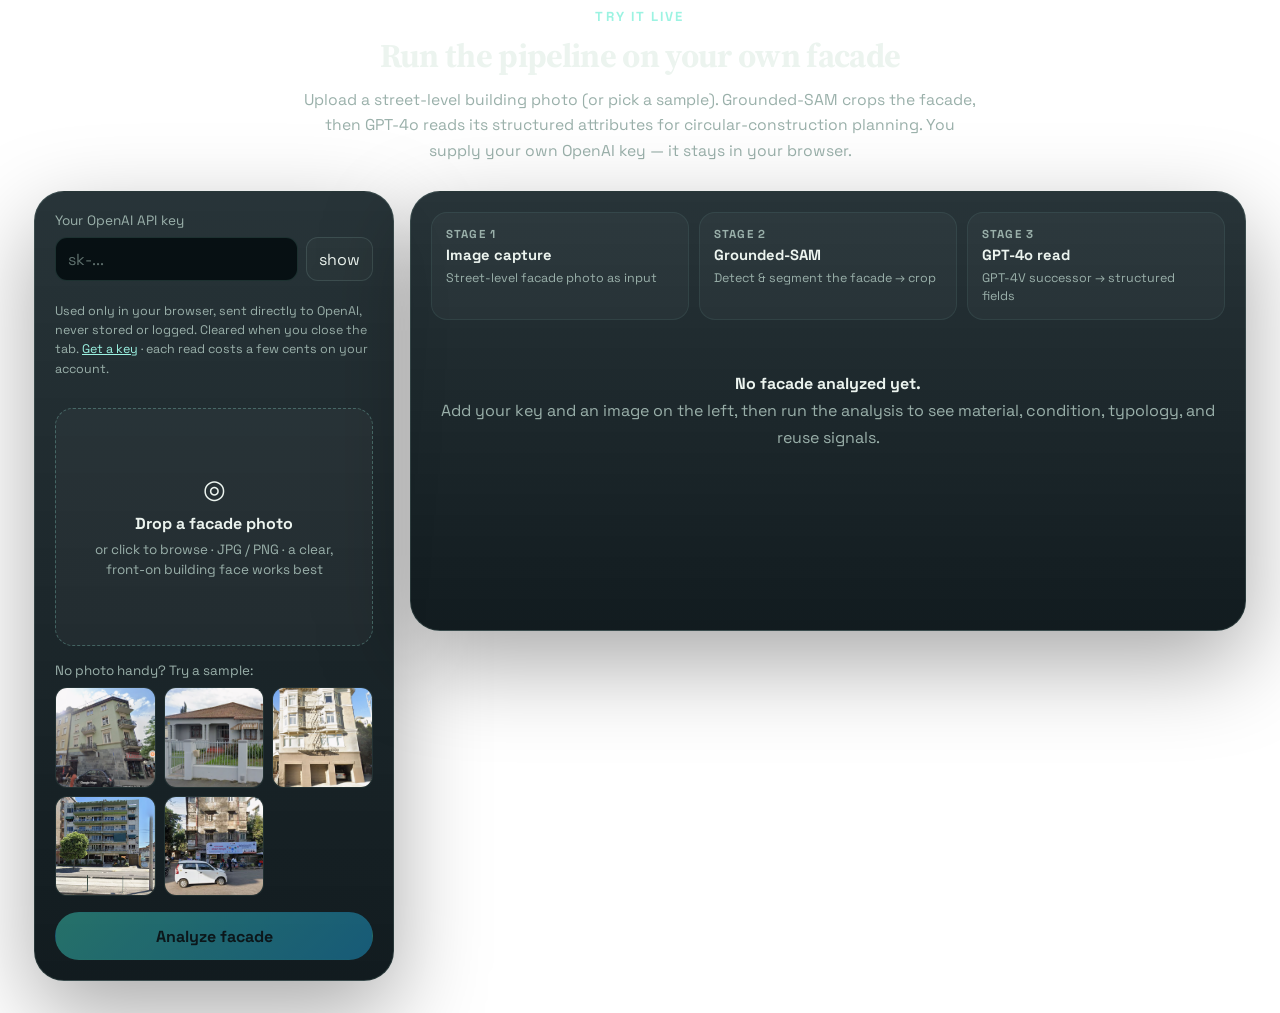
<file: demo.html>
<!DOCTYPE html>
<html lang="en">
<head>
<meta charset="UTF-8" />
<meta name="viewport" content="width=device-width, initial-scale=1.0" />
<title>URBAN-AI · Live Demo</title>
<link rel="preconnect" href="https://fonts.googleapis.com" />
<link rel="preconnect" href="https://fonts.gstatic.com" crossorigin />
<link href="https://fonts.googleapis.com/css2?family=Space+Grotesk:wght@400;500;700&family=Source+Serif+4:opsz,wght@8..60,400;8..60,600&display=swap" rel="stylesheet" />
<style>
  :root {
    --bg:#071114; --panel:rgba(10,24,29,0.88); --panel-strong:rgba(8,18,22,0.96);
    --ink:#ecf4ef; --muted:#9ab0aa; --line:rgba(178,223,212,0.14);
    --accent:#3dd6c1; --accent-strong:#9cf3e2; --accent-warm:#f3a65a;
    --shadow:0 32px 90px rgba(0,0,0,0.34); --radius-lg:30px; --radius-md:18px; --radius-sm:12px;
  }
  *{box-sizing:border-box;} html,body{margin:0;}
  body{font-family:"Space Grotesk",sans-serif;color:var(--ink);background:transparent;}
  img{display:block;max-width:100%;}
  .demo-section{width:min(1320px,calc(100vw - 32px));margin:0 auto;padding:8px 18px 32px;}
  .section-heading{margin-bottom:22px;text-align:center;}
  .eyebrow{margin:0 0 14px;color:var(--accent-strong);font-size:.82rem;font-weight:700;letter-spacing:.16em;text-transform:uppercase;}
  .section-heading h2{margin:0;font-family:"Source Serif 4",serif;font-size:clamp(1.9rem,2.6vw,3.2rem);line-height:1.04;letter-spacing:-.02em;}
  .section-sub{max-width:680px;margin:14px auto 0;color:var(--muted);line-height:1.65;font-size:.98rem;}
  .demo-layout{display:grid;grid-template-columns:360px minmax(0,1fr);gap:16px;margin-top:26px;align-items:start;}
  .card{background:linear-gradient(180deg,var(--panel),var(--panel-strong));border-radius:var(--radius-lg);border:1px solid var(--line);box-shadow:var(--shadow);padding:20px;}
  .key-block{display:grid;gap:8px;}
  .key-row{display:flex;gap:8px;}
  .key-block label{font-size:.85rem;color:var(--muted);}
  .key-block input{flex:1;min-height:44px;border-radius:var(--radius-sm);border:1px solid rgba(156,243,226,.14);background:rgba(4,12,15,.88);color:var(--ink);padding:0 12px;font:inherit;}
  .key-block input::placeholder{color:rgba(154,176,170,.6);}
  .key-block .reveal{min-height:44px;padding:0 12px;border-radius:var(--radius-sm);cursor:pointer;border:1px solid var(--line);background:rgba(255,255,255,.02);color:var(--ink);font:inherit;}
  .key-note{font-size:.78rem;color:var(--muted);line-height:1.55;}
  .key-note a{color:var(--accent-strong);}
  .dropzone{position:relative;border:1.5px dashed rgba(156,243,226,.28);border-radius:var(--radius-md);background:rgba(255,255,255,.03);aspect-ratio:4/3;display:grid;place-items:center;text-align:center;cursor:pointer;overflow:hidden;transition:border-color .2s,background .2s;}
  .dropzone:hover,.dropzone.drag{border-color:var(--accent);background:rgba(61,214,193,.06);}
  .dropzone .dz-inner{padding:22px;pointer-events:none;}
  .dropzone .dz-icon{font-size:1.6rem;}
  .dropzone .dz-title{margin-top:8px;font-weight:700;}
  .dropzone .dz-hint{margin-top:6px;color:var(--muted);font-size:.84rem;line-height:1.5;}
  .dropzone img.preview{position:absolute;inset:0;width:100%;height:100%;object-fit:contain;background:rgba(4,12,15,.5);}
  .scan{position:absolute;inset:0;pointer-events:none;opacity:0;background:linear-gradient(180deg,transparent 0%,rgba(61,214,193,0) 45%,rgba(61,214,193,.35) 50%,rgba(61,214,193,0) 55%,transparent 100%);background-size:100% 220%;}
  .dropzone.scanning .scan{opacity:1;animation:sweep 1.1s linear infinite;}
  @keyframes sweep{from{background-position:0 -110%;}to{background-position:0 110%;}}
  .crop-badge{position:absolute;left:10px;bottom:10px;padding:4px 10px;border-radius:999px;background:rgba(4,12,15,.82);border:1px solid var(--line);font-size:.72rem;letter-spacing:.06em;text-transform:uppercase;color:var(--accent-strong);}
  .input-card{display:grid;gap:16px;align-content:start;}
  .samples{display:grid;gap:8px;}
  .samples .lbl{font-size:.84rem;color:var(--muted);}
  .sample-rail{display:grid;grid-template-columns:repeat(3,1fr);gap:8px;}
  .sample-rail button{padding:0;border:1px solid var(--line);border-radius:var(--radius-sm);background:rgba(4,12,15,.6);cursor:pointer;overflow:hidden;aspect-ratio:1/1;transition:border-color .18s,transform .18s;}
  .sample-rail button:hover{border-color:var(--accent);transform:translateY(-2px);}
  .sample-rail img{width:100%;height:100%;object-fit:cover;}
  .button{display:inline-flex;align-items:center;justify-content:center;min-height:48px;padding:0 18px;border-radius:999px;font:inherit;font-weight:700;cursor:pointer;border:1px solid transparent;width:100%;}
  .button.primary{background:linear-gradient(135deg,var(--accent),#1ea7e1);color:#041014;box-shadow:0 16px 40px rgba(61,214,193,.22);}
  .button.primary:disabled{opacity:.45;cursor:not-allowed;box-shadow:none;}
  .result-card{min-height:440px;display:grid;gap:20px;align-content:start;}
  .pipeline{display:grid;grid-template-columns:repeat(3,1fr);gap:10px;}
  .stage{padding:14px;border-radius:16px;border:1px solid rgba(156,243,226,.08);background:rgba(255,255,255,.03);}
  .stage .num{font-size:.72rem;font-weight:700;letter-spacing:.1em;text-transform:uppercase;color:var(--muted);}
  .stage h4{margin:6px 0 4px;font-size:.92rem;line-height:1.2;}
  .stage p{margin:0;font-size:.78rem;color:var(--muted);line-height:1.45;}
  .stage.active{border-color:var(--accent);background:rgba(61,214,193,.08);}
  .stage.done .num{color:var(--accent-strong);}
  .placeholder{color:var(--muted);line-height:1.7;padding:30px 6px;text-align:center;}
  .placeholder strong{color:var(--ink);}
  .results-grid{display:grid;grid-template-columns:repeat(2,minmax(0,1fr));gap:14px;}
  .attr{padding:14px;border-radius:18px;border:1px solid rgba(156,243,226,.08);background:rgba(255,255,255,.03);}
  .attr.span2{grid-column:1 / -1;}
  .attr .tag{color:var(--muted);font-size:.78rem;font-weight:600;text-transform:uppercase;letter-spacing:.08em;}
  .attr .val{margin-top:8px;color:var(--accent-strong);font-size:1.02rem;line-height:1.4;}
  .attr .ev{margin-top:6px;color:var(--muted);font-size:.82rem;line-height:1.5;}
  .caveat{font-size:.82rem;color:var(--muted);line-height:1.6;border-top:1px solid var(--line);padding-top:14px;}
  .caveat b{color:var(--accent-warm);font-weight:700;}
  .error{color:var(--accent-warm);line-height:1.6;}
  .spinner{width:16px;height:16px;border-radius:50%;border:2px solid rgba(156,243,226,.25);border-top-color:var(--accent-strong);display:inline-block;vertical-align:-3px;margin-right:8px;animation:spin .7s linear infinite;}
  @keyframes spin{to{transform:rotate(360deg);}}
  @media (max-width:880px){.demo-layout{grid-template-columns:1fr;}}
  @media (prefers-reduced-motion:reduce){.dropzone.scanning .scan{animation:none;}.spinner{animation-duration:2s;}}
</style>
</head>
<body>
  <section class="demo-section">
    <div class="section-heading">
      <p class="eyebrow">Try It Live</p>
      <h2>Run the pipeline on your own facade</h2>
      <p class="section-sub">Upload a street-level building photo (or pick a sample). Grounded-SAM crops the facade, then GPT-4o reads its structured attributes for circular-construction planning. You supply your own OpenAI key &mdash; it stays in your browser.</p>
    </div>
    <div class="demo-layout">
      <div class="card input-card">
        <div class="key-block">
          <label for="key">Your OpenAI API key</label>
          <div class="key-row">
            <input id="key" type="password" autocomplete="off" spellcheck="false" placeholder="sk-..." />
            <button class="reveal" id="reveal" type="button" title="Show / hide">show</button>
          </div>
          <p class="key-note">Used only in your browser, sent directly to OpenAI, never stored or logged. Cleared when you close the tab. <a href="https://platform.openai.com/api-keys" target="_blank" rel="noreferrer">Get a key</a> &middot; each read costs a few cents on your account.</p>
        </div>
        <div class="dropzone" id="dropzone">
          <input type="file" id="file" accept="image/*" hidden />
          <div class="scan"></div>
          <div class="dz-inner" id="dzInner">
            <div class="dz-icon">&#9678;</div>
            <div class="dz-title">Drop a facade photo</div>
            <div class="dz-hint">or click to browse &middot; JPG / PNG &middot; a clear, front-on building face works best</div>
          </div>
        </div>
        <div class="samples">
          <span class="lbl">No photo handy? Try a sample:</span>
          <div class="sample-rail" id="sampleRail"></div>
        </div>
        <button class="button primary" id="analyze" disabled>Analyze facade</button>
      </div>
      <div class="card result-card">
        <div class="pipeline" id="pipeline">
          <div class="stage" data-stage="0"><div class="num">Stage 1</div><h4>Image capture</h4><p>Street-level facade photo as input</p></div>
          <div class="stage" data-stage="1"><div class="num">Stage 2</div><h4>Grounded-SAM</h4><p>Detect &amp; segment the facade &rarr; crop</p></div>
          <div class="stage" data-stage="2"><div class="num">Stage 3</div><h4>GPT-4o read</h4><p>GPT-4V successor &rarr; structured fields</p></div>
        </div>
        <div id="output">
          <div class="placeholder"><strong>No facade analyzed yet.</strong><br />Add your key and an image on the left, then run the analysis to see material, condition, typology, and reuse signals.</div>
        </div>
      </div>
    </div>
  </section>
<script>
/* ===================== CONFIG ===================== */
// Your Hugging Face Space base URL (the Grounded-SAM cropper). Format:
//   https://<hf-username>-<space-name>.hf.space
// Leave as "" to skip segmentation and send the full frame to GPT.
const SPACE_URL = "https://dee119-urban-ai-grounded-sam.hf.space";  // e.g. "https://raghudeepika-urban-ai-grounded-sam.hf.space"

// OpenAI endpoint. If visitors hit CORS, deploy worker.js and point this at it.
const OPENAI_ENDPOINT = "https://api.openai.com/v1/chat/completions";
const MODEL = "gpt-4o"; // GPT-4V successor; gpt-4-vision-preview was removed
/* ================================================= */

const els = {
  key:document.getElementById('key'), reveal:document.getElementById('reveal'),
  dropzone:document.getElementById('dropzone'), dzInner:document.getElementById('dzInner'),
  file:document.getElementById('file'), analyze:document.getElementById('analyze'),
  output:document.getElementById('output'), sampleRail:document.getElementById('sampleRail'),
  stages:[...document.querySelectorAll('.stage')],
};
let imageDataUrl = null;

[{city:'Building 1',url:'./building1.png'},
 {city:'Building 2',url:'./building2.png'},
 {city:'Building 3',url:'./building3.png'},
 {city:'Building 4',url:'./building4.png'},
 {city:'Building 5',url:'./building5.png'}].forEach(s=>{
  const b=document.createElement('button'); b.title=s.city; b.type='button';
  b.innerHTML=`<img src="${s.url}" alt="${s.city} sample facade" crossorigin="anonymous" />`;
  b.onclick=()=>loadFromUrl(s.url); els.sampleRail.appendChild(b);
});

els.reveal.onclick=()=>{const show=els.key.type==='password';els.key.type=show?'text':'password';els.reveal.textContent=show?'hide':'show';};
els.dropzone.onclick=()=>els.file.click();
els.file.onchange=e=>{if(e.target.files[0])loadFromFile(e.target.files[0]);};
['dragenter','dragover'].forEach(t=>els.dropzone.addEventListener(t,e=>{e.preventDefault();els.dropzone.classList.add('drag');}));
['dragleave','drop'].forEach(t=>els.dropzone.addEventListener(t,e=>{e.preventDefault();els.dropzone.classList.remove('drag');}));
els.dropzone.addEventListener('drop',e=>{const f=e.dataTransfer.files[0];if(f)loadFromFile(f);});

function loadFromFile(file){const r=new FileReader();r.onload=()=>setImage(r.result);r.readAsDataURL(file);}
async function loadFromUrl(url){try{const blob=await(await fetch(url)).blob();const r=new FileReader();r.onload=()=>setImage(r.result);r.readAsDataURL(blob);}catch{showError("Couldn't load that sample image.");}}
function showImage(dataUrl,badge){
  els.dzInner.style.display='none';
  els.dropzone.querySelectorAll('img.preview,.crop-badge').forEach(n=>n.remove());
  const img=document.createElement('img');img.className='preview';img.src=dataUrl;els.dropzone.appendChild(img);
  if(badge){const b=document.createElement('div');b.className='crop-badge';b.textContent=badge;els.dropzone.appendChild(b);}
}
function setImage(dataUrl){
  if(!/^data:image\//.test(dataUrl)){showError('Unsupported image format.');return;}
  imageDataUrl=dataUrl; showImage(dataUrl);
  els.analyze.disabled=false; resetStages();
  els.output.innerHTML=`<div class="placeholder"><strong>Ready.</strong><br />Press &ldquo;Analyze facade&rdquo; to read this building.</div>`;
  postHeight();
}
function resetStages(){els.stages.forEach(s=>s.classList.remove('active','done'));}
function setStage(i,state){const s=els.stages[i];s.classList.remove('active','done');if(state)s.classList.add(state);}
function showError(msg){els.output.innerHTML=`<div class="error">${msg}</div>`;postHeight();}
function setStatus(msg){els.output.innerHTML=`<div class="placeholder"><span class="spinner"></span>${msg}</div>`;postHeight();}

// ---- Stage 2: Grounded-SAM crop via your HF Space ----
async function segmentFacade(dataUrl){
  if(!SPACE_URL) return null;                       // not configured -> caller uses full frame
  const ctrl=new AbortController();
  const t=setTimeout(()=>ctrl.abort(),120000);      // generous: cold Space can take a while
  try{
    const res=await fetch(SPACE_URL.replace(/\/$/,'')+"/crop",{
      method:"POST",headers:{"Content-Type":"application/json"},
      body:JSON.stringify({image:dataUrl,prompt:"building facade."}),signal:ctrl.signal});
    if(!res.ok) throw new Error("space "+res.status);
    const data=await res.json();
    if(!data.ok) throw new Error(data.msg||"no facade");
    return data;                                     // {crop, masked, box, score}
  } finally { clearTimeout(t); }
}

const PROMPT=`You are the facade-attribute reader from the URBAN-AI pipeline (street-view facade mapping for circular construction). The image is a cropped building facade. Return ONLY a JSON object with exactly these keys:
{
 "is_facade": boolean,
 "main_material": {"value": string, "evidence": string},
 "secondary_material": {"value": string, "evidence": string},
 "building_typology": {"value": string, "evidence": string},
 "architectural_style": {"value": string, "evidence": string},
 "facade_condition": {"value": string, "evidence": string},
 "roof_type": {"value": string, "evidence": string},
 "historical_value": {"value": string, "evidence": string},
 "estimated_era": {"value": string, "evidence": string},
 "reuse_potential": {"value": string, "evidence": string}
}
Rules: "value" is concise (1-6 words; reuse_potential value is High/Moderate/Low). "evidence" is one short clause citing what is visible. reuse_potential judges recoverability of facade materials for circular reuse. If the image is clearly not a building facade, set is_facade=false and other values to "n/a".`;

async function analyzeFacade(dataUrl,apiKey){
  const res=await fetch(OPENAI_ENDPOINT,{
    method:"POST",headers:{"Content-Type":"application/json","Authorization":`Bearer ${apiKey}`},
    body:JSON.stringify({model:MODEL,max_tokens:800,response_format:{type:"json_object"},
      messages:[{role:"user",content:[{type:"text",text:PROMPT},{type:"image_url",image_url:{url:dataUrl}}]}]})});
  if(!res.ok){let d='';try{d=(await res.json())?.error?.message||'';}catch{}const e=new Error(d);e.status=res.status;throw e;}
  const data=await res.json();
  return JSON.parse(data.choices?.[0]?.message?.content||"");
}

els.analyze.onclick=async()=>{
  const key=els.key.value.trim();
  if(!key){showError("Add your OpenAI API key above first.");els.key.focus();return;}
  if(!imageDataUrl){showError("Add a facade image first.");return;}
  els.analyze.disabled=true; resetStages();

  // Stage 1
  setStage(0,'done');
  // Stage 2 — Grounded-SAM
  setStage(1,'active');
  let gptInput=imageDataUrl, segNote="";
  if(SPACE_URL){
    setStatus("Detecting &amp; segmenting the facade&hellip; first run can take ~40s while the Space wakes.");
    els.dropzone.classList.add('scanning');
    try{
      const seg=await segmentFacade(imageDataUrl);
      if(seg){ gptInput=seg.crop; showImage(seg.masked,"Grounded-SAM crop"); }
    }catch(e){
      segNote=" Segmentation was skipped ("+(e.name==='AbortError'?'Space timed out':'Space unavailable')+"); the full image was read instead.";
    }finally{ els.dropzone.classList.remove('scanning'); }
  }else{
    els.dropzone.classList.add('scanning'); await new Promise(r=>setTimeout(r,800)); els.dropzone.classList.remove('scanning');
    segNote=" Segmentation Space not configured; the full image was read.";
  }
  setStage(1,'done');
  // Stage 3 — GPT
  setStage(2,'active'); setStatus("Reading facade with "+MODEL+"&hellip;");
  try{
    const r=await analyzeFacade(gptInput,key);
    setStage(2,'done'); render(r,segNote);
  }catch(e){
    let msg;
    if(e.status===401)msg="That key was rejected (401). Check it's a valid OpenAI key.";
    else if(e.status===429)msg="Rate limit or no quota on this key (429). Add billing or slow down, then retry.";
    else if(e.status===403||e.status===404)msg="This key can't access "+MODEL+". Confirm GPT-4o access on the account.";
    else if(e instanceof TypeError)msg="Network/CORS blocked the OpenAI call. If this persists, the page needs the Cloudflare Worker proxy (see deploy notes).";
    else if(e instanceof SyntaxError)msg="The model didn't return clean JSON. Try another image or re-run.";
    else msg="Analysis failed"+(e.message?`: ${e.message}`:".")+" Try again.";
    showError(msg);
  }finally{ els.analyze.disabled=false; }
};

function render(r,segNote){
  if(r.is_facade===false){showError("That doesn't look like a building facade. Try a front-on street-level photo of a building.");return;}
  const field=(tag,obj,span)=>{
    if(!obj||!obj.value||obj.value==='n/a')return'';
    return `<div class="attr${span?' span2':''}"><div class="tag">${tag}</div><div class="val">${esc(obj.value)}</div>${obj.evidence?`<div class="ev">${esc(obj.evidence)}</div>`:''}</div>`;
  };
  els.output.innerHTML=`
    <div class="results-grid">
      ${field('Main Facade Material',r.main_material)}
      ${field('Secondary Material',r.secondary_material)}
      ${field('Building Typology',r.building_typology)}
      ${field('Architectural Style',r.architectural_style)}
      ${field('Facade Condition',r.facade_condition)}
      ${field('Roof Type',r.roof_type)}
      ${field('Estimated Era',r.estimated_era)}
      ${field('Reuse / Recovery Potential',r.reuse_potential)}
      ${field('Historical Value Indicators',r.historical_value,true)}
    </div>
    <div class="caveat"><b>Demo note.</b> A single live ${MODEL} read, not the paper's human-validated results (9,056 validated outputs across 6 cities).${esc(segNote||"")}</div>`;
  postHeight();
}
function esc(s){return String(s).replace(/[&<>"]/g,c=>({'&':'&amp;','<':'&lt;','>':'&gt;','"':'&quot;'}[c]));}
function postHeight(){try{parent.postMessage({type:'urbanai-demo-height',height:document.body.scrollHeight},'*');}catch{}}
window.addEventListener('load',postHeight);
if(window.ResizeObserver)new ResizeObserver(postHeight).observe(document.body);
</script>
</body>
</html>
</file>
